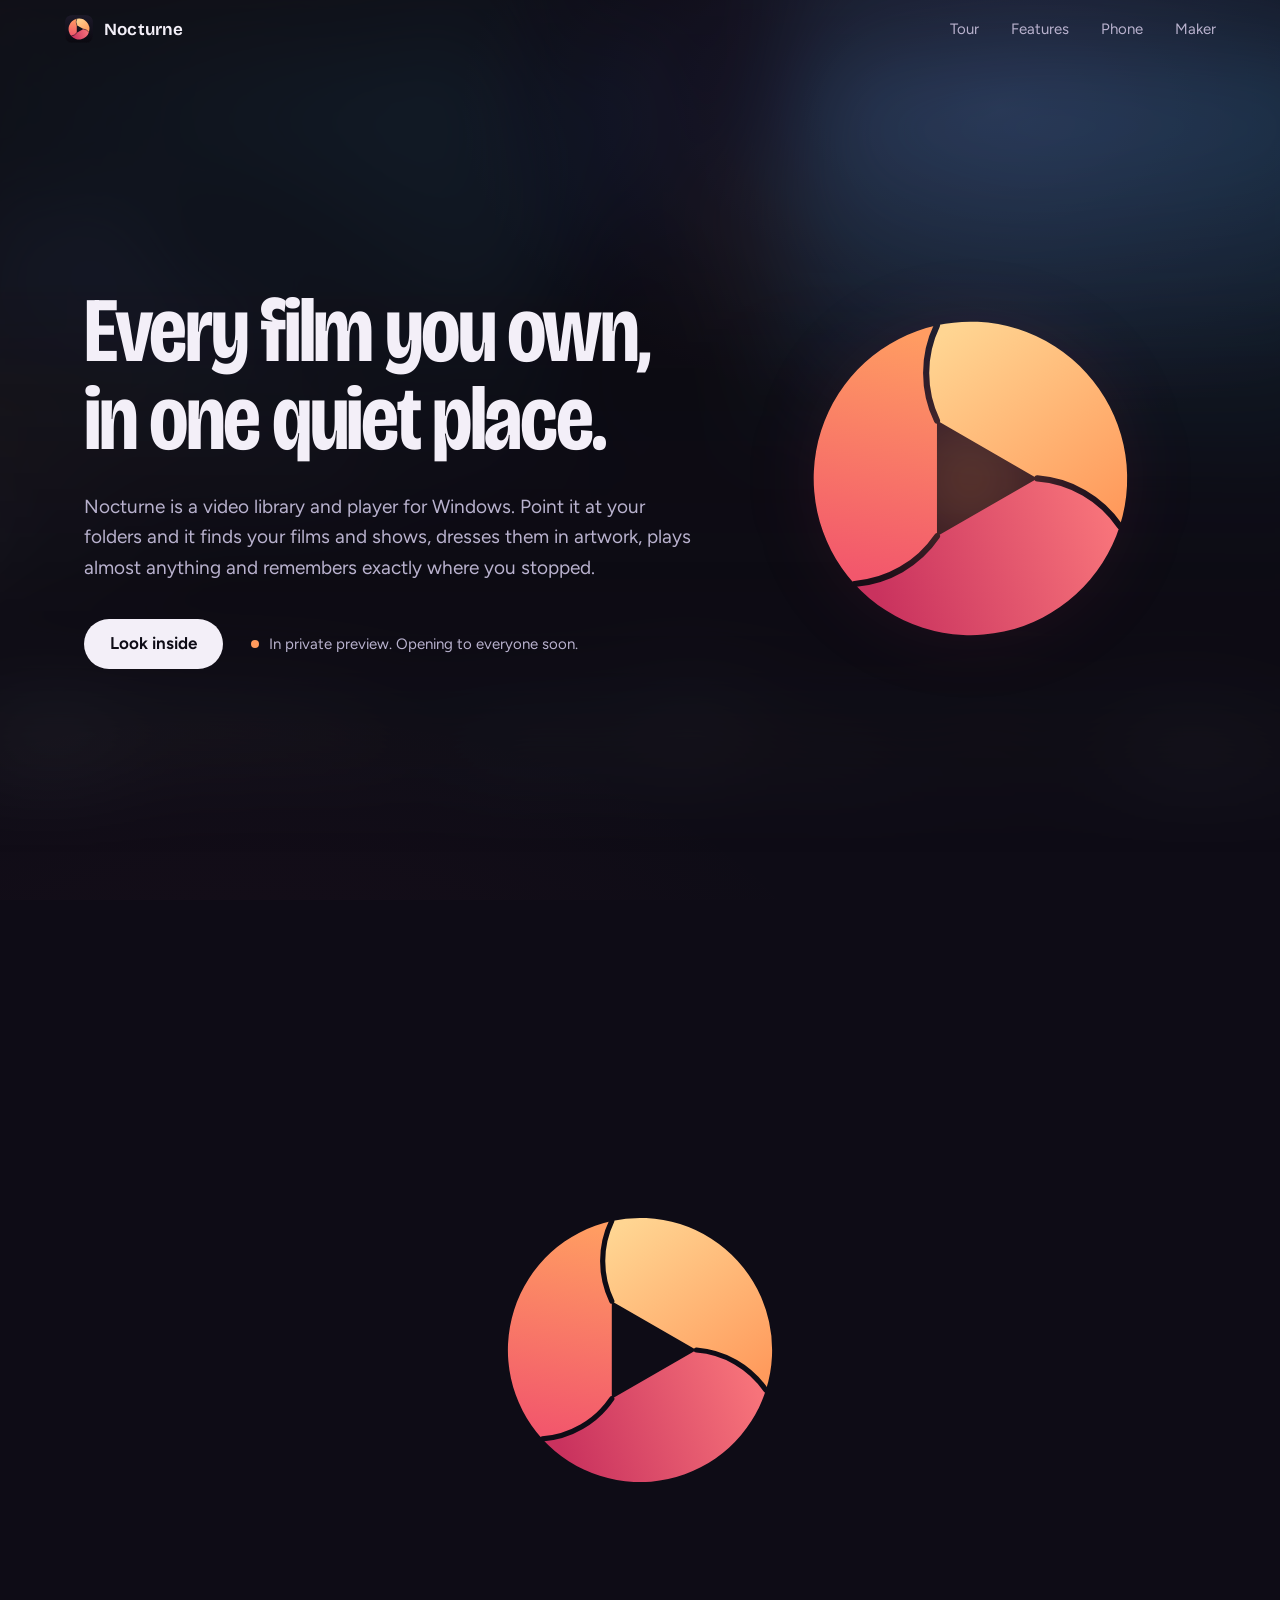
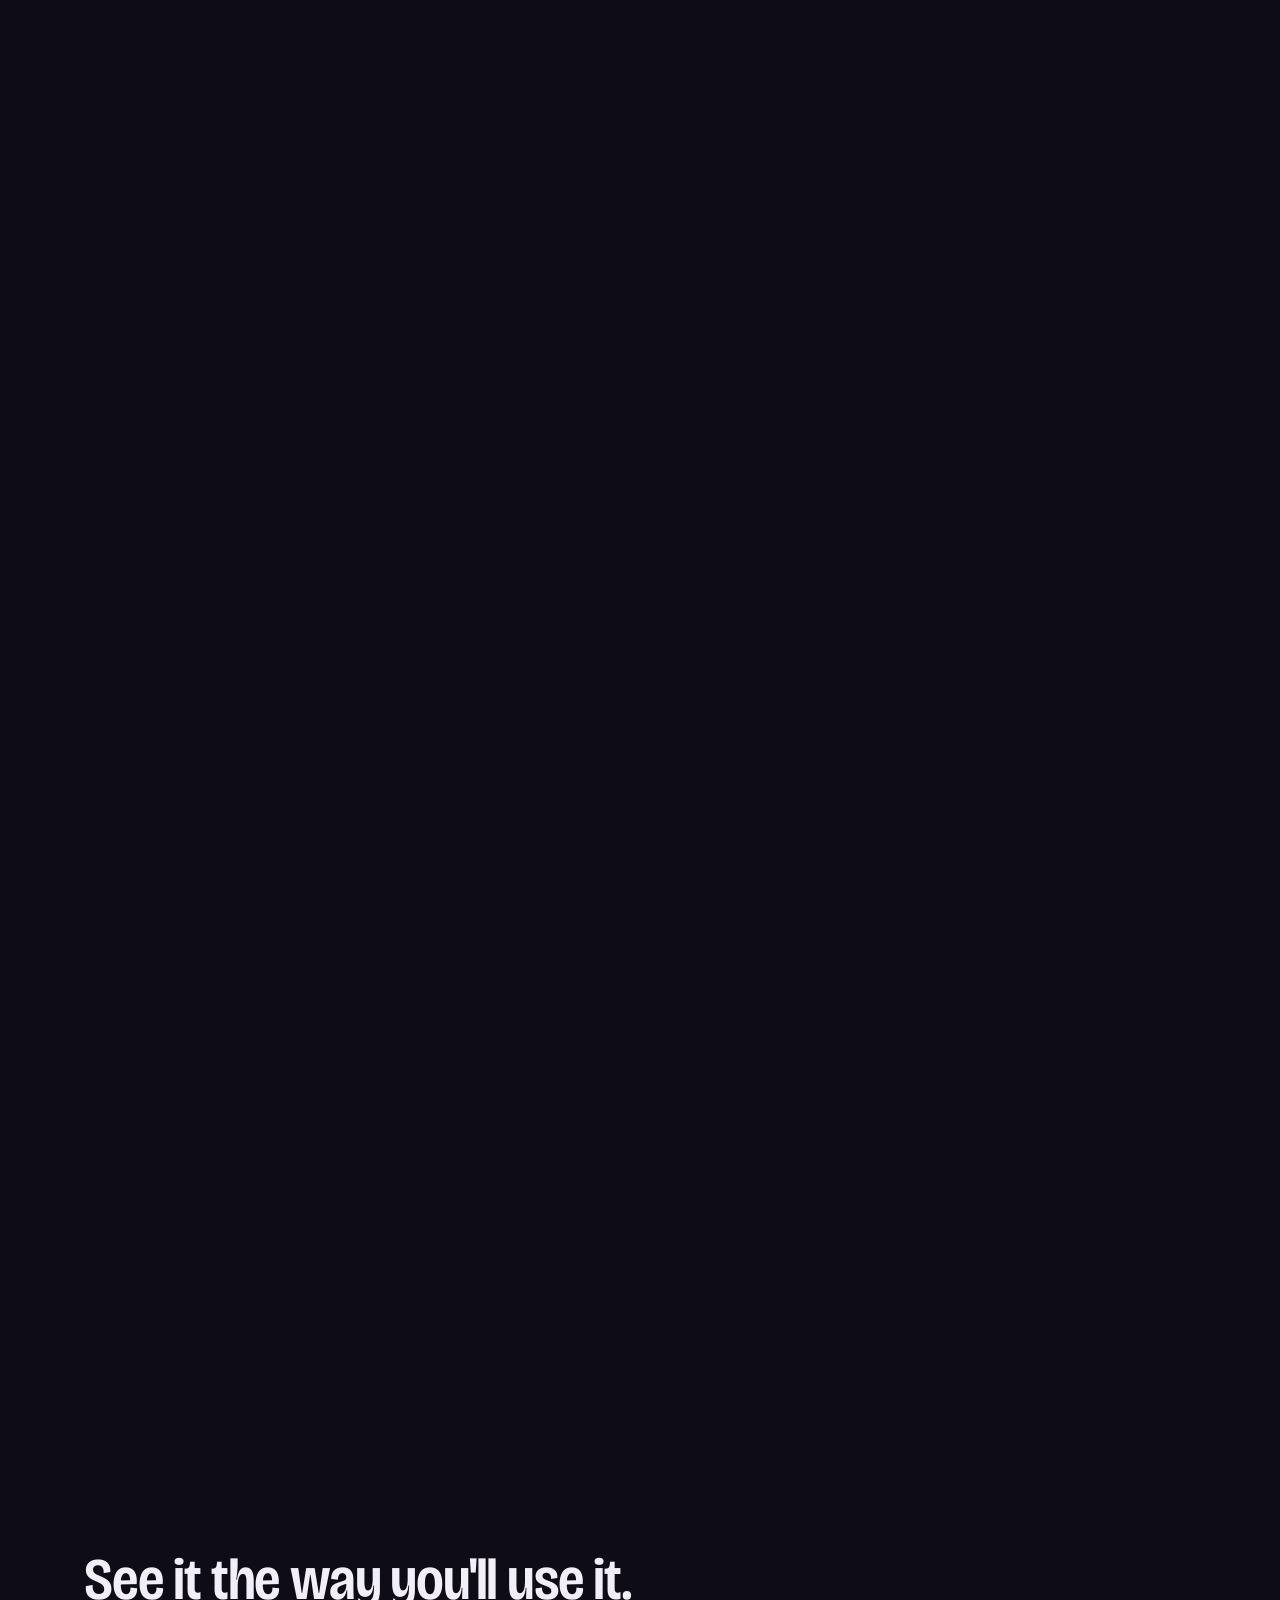
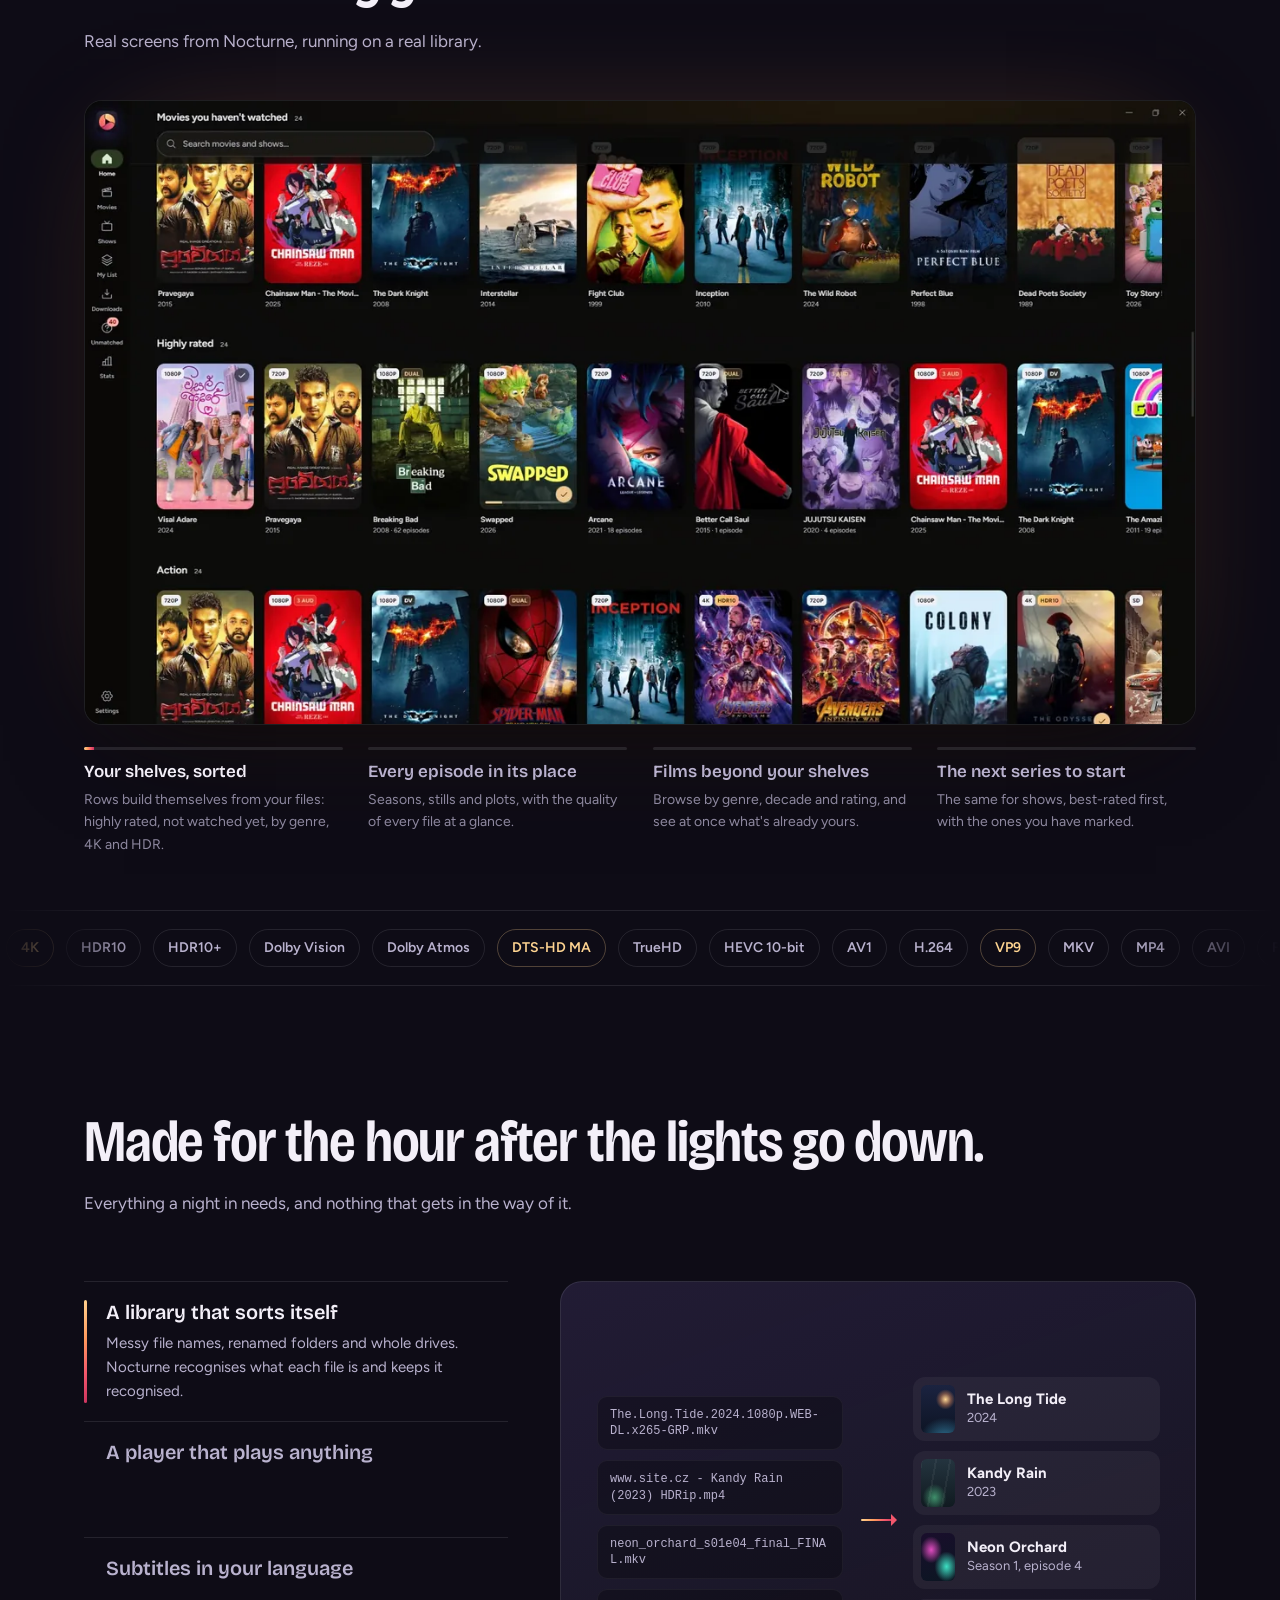
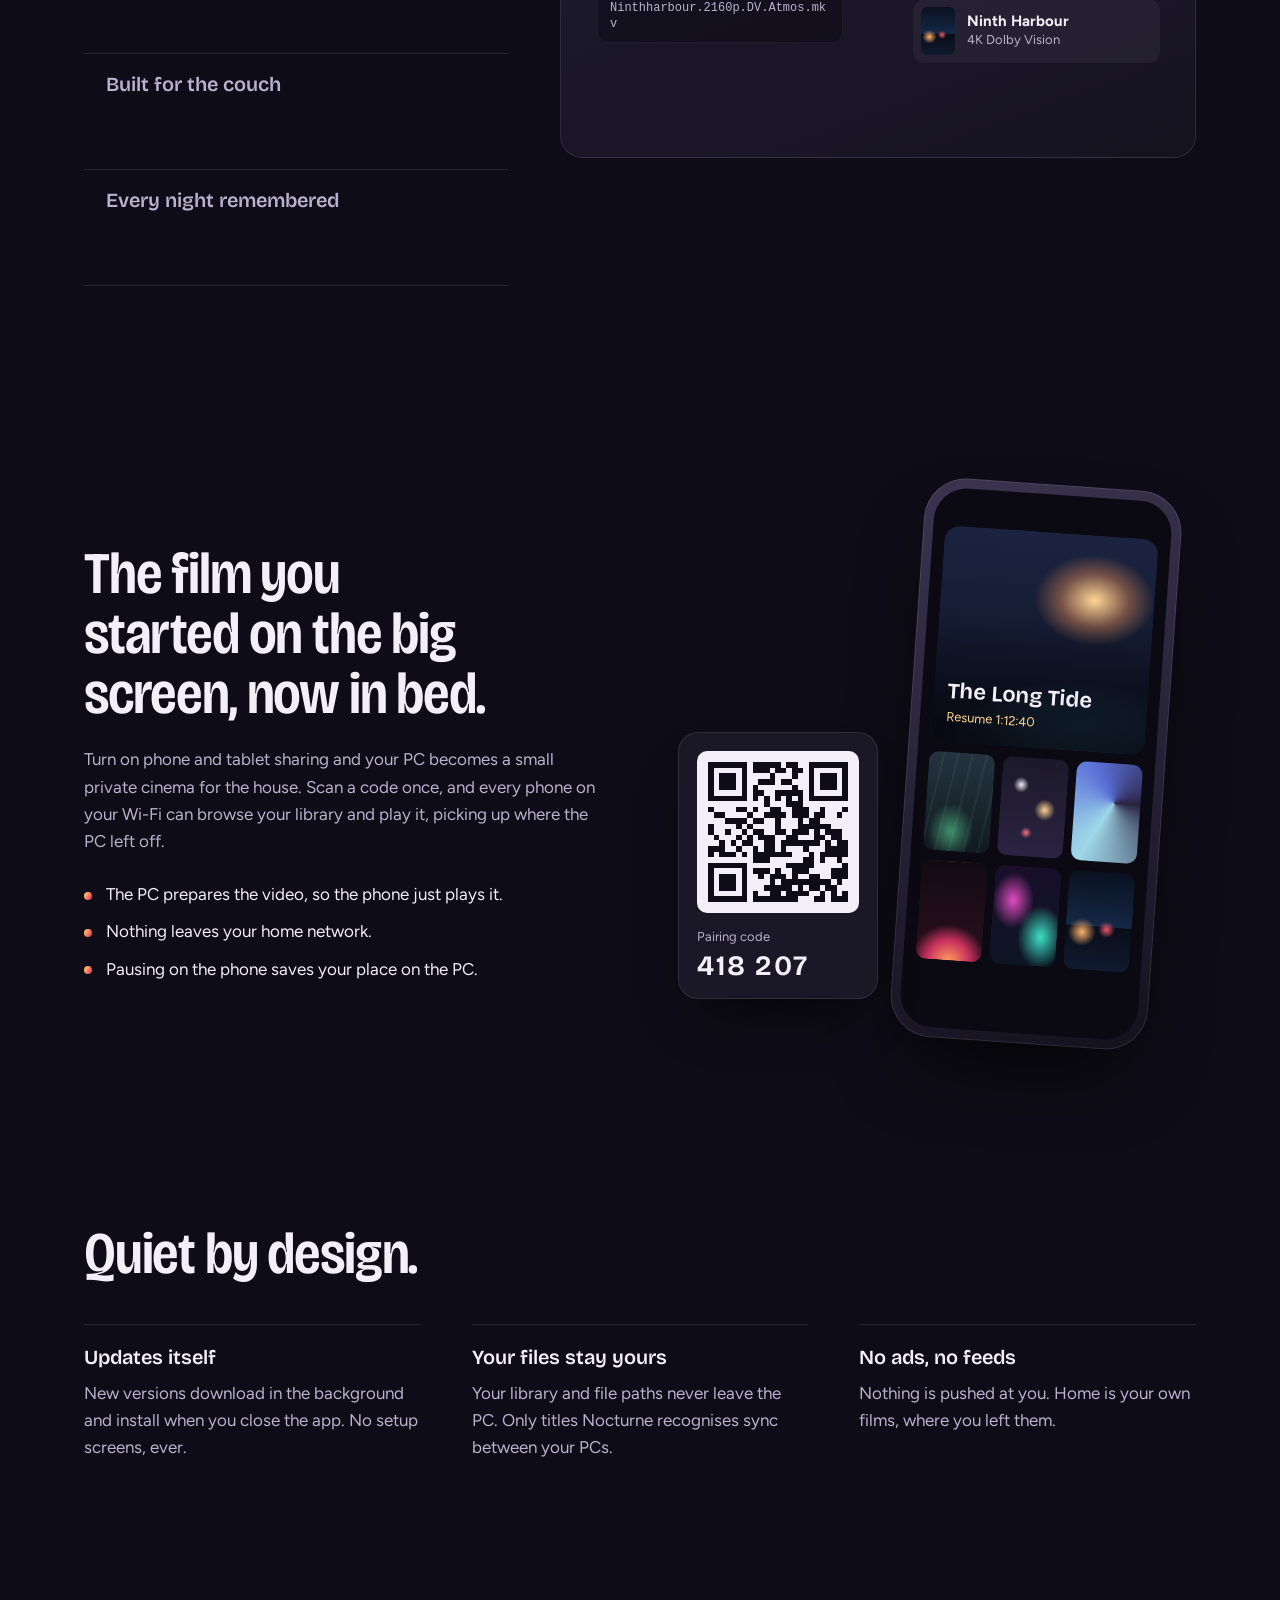
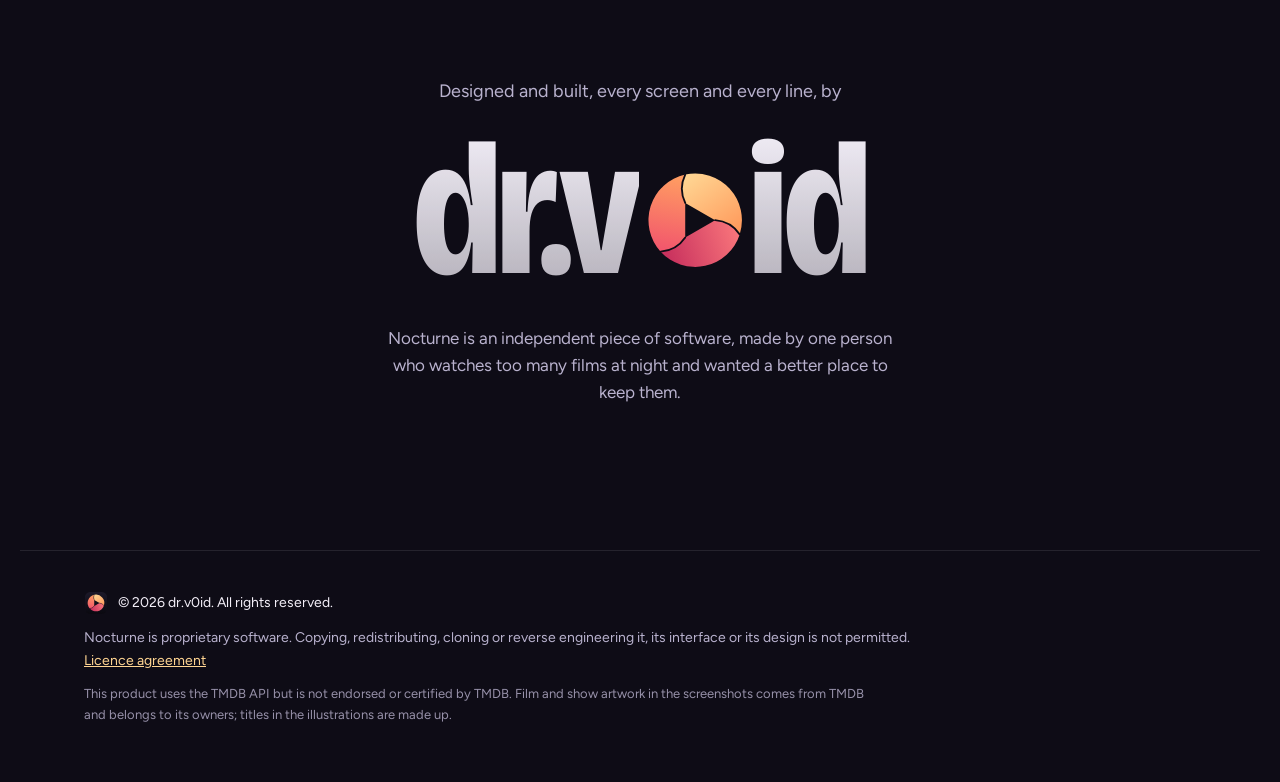
<file: index.html>
<!doctype html>
<html lang="en">
<head>
  <meta charset="utf-8">
  <meta name="viewport" content="width=device-width, initial-scale=1">
  <title>Nocturne — your films, in one quiet place</title>
  <meta name="description" content="Nocturne is a video library and player for Windows. It finds your films and shows, dresses them in artwork, plays almost anything and remembers where you stopped.">
  <meta name="theme-color" content="#0E0C16">
  <meta property="og:title" content="Nocturne">
  <meta property="og:description" content="A video library and player for Windows, made by dr.v0id.">
  <meta property="og:image" content="assets/icon-512.png">
  <link rel="icon" href="assets/icon.svg" type="image/svg+xml">
  <link rel="apple-touch-icon" href="assets/icon-192.png">
  <link rel="preconnect" href="https://fonts.googleapis.com">
  <link rel="preconnect" href="https://fonts.gstatic.com" crossorigin>
  <link href="https://fonts.googleapis.com/css2?family=Bricolage+Grotesque:opsz,wdth,wght@12..96,75..100,300..800&family=Figtree:ital,wght@0,400..700;1,400..700&display=swap" rel="stylesheet">
  <link rel="stylesheet" href="style.css">
</head>
<body>
  <div class="sky" aria-hidden="true"></div>

  <header class="nav">
    <a class="brand" href="#top" aria-label="Nocturne, back to top">
      <svg class="brand-mark" viewBox="0 0 1024 1024" aria-hidden="true"><use href="#iris-tile"/></svg>
      <span>Nocturne</span>
    </a>
    <nav aria-label="Sections">
      <a href="#look">Tour</a>
      <a href="#features">Features</a>
      <a href="#phone">Phone</a>
      <a href="#maker">Maker</a>
    </nav>
  </header>

  <main id="top">
    <!-- Hero -->
    <section class="hero">
      <div class="hero-ambient" aria-hidden="true"><img src="assets/shots/home-odyssey-1280.webp" alt="" decoding="async"></div>
      <div class="hero-copy">
        <h1 class="hero-title">Every film you own, in one quiet place.</h1>
        <p class="hero-lede">Nocturne is a video library and player for Windows. Point it at your folders and it finds your films and shows, dresses them in artwork, plays almost anything and remembers exactly where you stopped.</p>
        <div class="hero-actions">
          <a class="button" href="#inside">Look inside</a>
          <p class="hero-status"><span class="pulse" aria-hidden="true"></span>In private preview. Opening to everyone soon.</p>
        </div>
      </div>
      <div class="hero-iris" aria-hidden="true">
        <svg class="iris" viewBox="0 0 1024 1024">
          <use href="#iris-blades"/>
        </svg>
        <div class="iris-glow"></div>
      </div>
    </section>

    <!-- The iris opens onto the app -->
    <section class="reveal" id="inside" aria-label="The Nocturne window">
      <div class="reveal-stage">
        <svg class="reveal-iris" viewBox="0 0 1024 1024" aria-hidden="true"><use href="#iris-blades"/></svg>
        <div class="window" role="img" aria-label="Nocturne's Home: the film you were watching, ready to resume, and everything you left part way">
          <img class="shot is-on" src="assets/shots/home-swapped.webp" srcset="assets/shots/home-swapped-1280.webp 1280w, assets/shots/home-swapped.webp 1919w" sizes="(max-width: 900px) 100vw, 1180px" alt="" decoding="async" width="1919" height="1079">
          <img class="shot" src="assets/shots/home-odyssey.webp" srcset="assets/shots/home-odyssey-1280.webp 1280w, assets/shots/home-odyssey.webp 1919w" sizes="(max-width: 900px) 100vw, 1180px" alt="" loading="lazy" decoding="async" width="1919" height="1079">
        </div>
      </div>
      <p class="reveal-caption">Your library, ready when you are.</p>
    </section>

    <!-- A closer look: real screens, one after another -->
    <section class="look" id="look" aria-label="A closer look">
      <div class="section-head">
        <h2>See it the way you'll use it.</h2>
        <p>Real screens from Nocturne, running on a real library.</p>
      </div>
      <div class="look-stage">
        <div class="look-frame">
          <img class="look-shot is-on" src="assets/shots/home-rows.webp" srcset="assets/shots/home-rows-1280.webp 1280w, assets/shots/home-rows.webp 1919w" sizes="(max-width: 900px) 100vw, 1180px" alt="Home: rows of films and shows from the library, highly rated, not watched yet and by genre" loading="lazy" decoding="async" width="1919" height="1079">
          <img class="look-shot" src="assets/shots/show-page.webp" srcset="assets/shots/show-page-1280.webp 1280w, assets/shots/show-page.webp 1919w" sizes="(max-width: 900px) 100vw, 1180px" alt="A show's page: its season with every episode, stills, plot and the quality of each file" loading="lazy" decoding="async" width="1919" height="1079">
          <img class="look-shot" src="assets/shots/movies.webp" srcset="assets/shots/movies-1280.webp 1280w, assets/shots/movies.webp 1919w" sizes="(max-width: 900px) 100vw, 1180px" alt="Browsing films: a grid of posters with ratings, the ones already in the library marked" loading="lazy" decoding="async" width="1919" height="1079">
          <img class="look-shot" src="assets/shots/shows.webp" srcset="assets/shots/shows-1280.webp 1280w, assets/shots/shows.webp 1919w" sizes="(max-width: 900px) 100vw, 1180px" alt="Browsing shows: the best-rated series filtered by rating, with library titles marked" loading="lazy" decoding="async" width="1919" height="1079">
        </div>
        <div class="look-tabs" role="tablist" aria-label="Screens">
          <button role="tab" aria-selected="true" data-i="0"><strong>Your shelves, sorted</strong><span>Rows build themselves from your files: highly rated, not watched yet, by genre, 4K and HDR.</span><i class="look-bar"><i></i></i></button>
          <button role="tab" aria-selected="false" data-i="1" tabindex="-1"><strong>Every episode in its place</strong><span>Seasons, stills and plots, with the quality of every file at a glance.</span><i class="look-bar"><i></i></i></button>
          <button role="tab" aria-selected="false" data-i="2" tabindex="-1"><strong>Films beyond your shelves</strong><span>Browse by genre, decade and rating, and see at once what's already yours.</span><i class="look-bar"><i></i></i></button>
          <button role="tab" aria-selected="false" data-i="3" tabindex="-1"><strong>The next series to start</strong><span>The same for shows, best-rated first, with the ones you have marked.</span><i class="look-bar"><i></i></i></button>
        </div>
      </div>
    </section>

    <!-- What it plays -->
    <section class="formats" aria-label="Formats Nocturne plays">
      <div class="formats-track">
        <ul>
          <li>4K</li><li>HDR10</li><li>HDR10+</li><li>Dolby Vision</li><li>Dolby Atmos</li><li>DTS-HD MA</li><li>TrueHD</li><li>HEVC 10-bit</li><li>AV1</li><li>H.264</li><li>VP9</li><li>MKV</li><li>MP4</li><li>AVI</li><li>FLAC</li><li>AAC 5.1</li><li>SRT</li><li>ASS</li><li>PGS</li><li>Multi-audio</li>
        </ul>
        <ul aria-hidden="true">
          <li>4K</li><li>HDR10</li><li>HDR10+</li><li>Dolby Vision</li><li>Dolby Atmos</li><li>DTS-HD MA</li><li>TrueHD</li><li>HEVC 10-bit</li><li>AV1</li><li>H.264</li><li>VP9</li><li>MKV</li><li>MP4</li><li>AVI</li><li>FLAC</li><li>AAC 5.1</li><li>SRT</li><li>ASS</li><li>PGS</li><li>Multi-audio</li>
        </ul>
      </div>
    </section>

    <!-- Features -->
    <section class="features" id="features">
      <div class="section-head">
        <h2>Made for the hour after the lights go down.</h2>
        <p>Everything a night in needs, and nothing that gets in the way of it.</p>
      </div>

      <div class="tour">
        <div class="tour-list" role="tablist" aria-label="Features" aria-orientation="vertical">
          <button role="tab" id="t-library" aria-controls="p-library" aria-selected="true">
            <strong>A library that sorts itself</strong>
            <span>Messy file names, renamed folders and whole drives. Nocturne recognises what each file is and keeps it recognised.</span>
          </button>
          <button role="tab" id="t-player" aria-controls="p-player" aria-selected="false" tabindex="-1">
            <strong>A player that plays anything</strong>
            <span>4K, HDR, Dolby Vision and Atmos, with hardware decoding and thumbnails on the seek bar.</span>
          </button>
          <button role="tab" id="t-subs" aria-controls="p-subs" aria-selected="false" tabindex="-1">
            <strong>Subtitles in your language</strong>
            <span>Found next to the video or online, and translated into Sinhala or any other language for free.</span>
          </button>
          <button role="tab" id="t-couch" aria-controls="p-couch" aria-selected="false" tabindex="-1">
            <strong>Built for the couch</strong>
            <span>Arrow keys and game controllers move around everything. An opening title card, a pause screen, a proper ending.</span>
          </button>
          <button role="tab" id="t-stats" aria-controls="p-stats" aria-selected="false" tabindex="-1">
            <strong>Every night remembered</strong>
            <span>A watch history of every evening: what, when and for how long. Stats add it up, on every PC you sign in on.</span>
          </button>
        </div>

        <div class="tour-stage">
          <!-- Library -->
          <div class="panel" role="tabpanel" id="p-library" aria-labelledby="t-library">
            <div class="match">
              <div class="match-files" aria-label="File names on disk">
                <code>The.Long.Tide.2024.1080p.WEB-DL.x265-GRP.mkv</code>
                <code>www.site.cz - Kandy Rain (2023) HDRip.mp4</code>
                <code>neon_orchard_s01e04_final_FINAL.mkv</code>
                <code>Ninthharbour.2160p.DV.Atmos.mkv</code>
              </div>
              <div class="match-arrow" aria-hidden="true"></div>
              <div class="match-cards" aria-label="What Nocturne shows">
                <div class="mcard"><i class="art art-tide"></i><span><b>The Long Tide</b>2024</span></div>
                <div class="mcard"><i class="art art-rain"></i><span><b>Kandy Rain</b>2023</span></div>
                <div class="mcard"><i class="art art-orchard"></i><span><b>Neon Orchard</b>Season 1, episode 4</span></div>
                <div class="mcard"><i class="art art-harbour"></i><span><b>Ninth Harbour</b>4K Dolby Vision</span></div>
              </div>
            </div>
          </div>
          <!-- Player -->
          <div class="panel" role="tabpanel" id="p-player" aria-labelledby="t-player" hidden>
            <div class="screen art art-tide">
              <div class="badges"><span>4K</span><span>Dolby Vision</span><span>Atmos</span></div>
              <div class="hud">
                <div class="seek">
                  <div class="seek-thumb art art-tide"><span>58:12</span></div>
                  <div class="seek-track"><i class="seek-fill"></i><i class="ch" style="left:18%"></i><i class="ch" style="left:41%"></i><i class="ch" style="left:63%"></i><i class="ch" style="left:82%"></i></div>
                </div>
                <div class="hud-row"><span>The Long Tide</span><span>58:12 / 1:54:30</span></div>
              </div>
            </div>
          </div>
          <!-- Subtitles -->
          <div class="panel" role="tabpanel" id="p-subs" aria-labelledby="t-subs" hidden>
            <div class="screen art art-rain">
              <div class="sub-lines">
                <span class="sub-en">Are you coming home tonight?</span>
                <span class="sub-si" lang="si">ඔයා අද රෑ ගෙදර එනවද?</span>
              </div>
              <div class="sub-chip">Translated into Sinhala, timing kept to the frame</div>
            </div>
          </div>
          <!-- Couch -->
          <div class="panel" role="tabpanel" id="p-couch" aria-labelledby="t-couch" hidden>
            <div class="screen art art-ember couch">
              <div class="title-card">
                <span>Tonight</span>
                <strong>Ember Line</strong>
              </div>
              <div class="pad" aria-hidden="true">
                <span class="pad-cross"><i></i><i></i><i></i><i></i></span>
                <span class="pad-btns"><i></i><i></i><i></i><i></i></span>
              </div>
            </div>
          </div>
          <!-- Stats -->
          <div class="panel" role="tabpanel" id="p-stats" aria-labelledby="t-stats" hidden>
            <div class="history">
              <div class="history-shot"><img class="" src="assets/shots/stats.webp" srcset="assets/shots/stats-1280.webp 1280w, assets/shots/stats.webp 1919w" sizes="(max-width: 900px) 100vw, 640px" alt="Nocturne's Stats: watch time today, this week and this month, a 30-day chart and when you usually watch" loading="lazy" decoding="async" width="1919" height="1079"></div>
              <div class="history-day">Tonight</div>
              <div class="history-row"><i class="art art-tide"></i><span><b>The Long Tide</b>9:10 PM – 11:14 PM</span><em data-done>Finished</em></div>
              <div class="history-row"><i class="art art-orchard"></i><span><b>Neon Orchard</b>S1 E4 · 8:12 PM – 8:55 PM</span><em>43 min</em></div>
            </div>
          </div>
        </div>
      </div>
    </section>

    <!-- Phone -->
    <section class="phone" id="phone">
      <div class="phone-copy">
        <h2>The film you started on the big screen, now in bed.</h2>
        <p>Turn on phone and tablet sharing and your PC becomes a small private cinema for the house. Scan a code once, and every phone on your Wi-Fi can browse your library and play it, picking up where the PC left off.</p>
        <ul class="plain">
          <li>The PC prepares the video, so the phone just plays it.</li>
          <li>Nothing leaves your home network.</li>
          <li>Pausing on the phone saves your place on the PC.</li>
        </ul>
      </div>
      <div class="phone-art" aria-hidden="true">
        <div class="pair">
          <div class="qr"></div>
          <span>Pairing code</span>
          <b>418 207</b>
        </div>
        <div class="handset">
          <div class="handset-screen">
            <div class="hs-hero art art-tide"><b>The Long Tide</b><em>Resume 1:12:40</em></div>
            <div class="hs-row"><i class="art art-rain"></i><i class="art art-moons"></i><i class="art art-glass"></i></div>
            <div class="hs-row"><i class="art art-ember"></i><i class="art art-orchard"></i><i class="art art-harbour"></i></div>
          </div>
        </div>
      </div>
    </section>

    <!-- Quiet promises -->
    <section class="quiet">
      <h2>Quiet by design.</h2>
      <dl class="promises">
        <div><dt>Updates itself</dt><dd>New versions download in the background and install when you close the app. No setup screens, ever.</dd></div>
        <div><dt>Your files stay yours</dt><dd>Your library and file paths never leave the PC. Only titles Nocturne recognises sync between your PCs.</dd></div>
        <div><dt>No ads, no feeds</dt><dd>Nothing is pushed at you. Home is your own films, where you left them.</dd></div>
      </dl>
    </section>

    <!-- Maker -->
    <section class="maker" id="maker">
      <p class="maker-lead">Designed and built, every screen and every line, by</p>
      <h2 class="maker-name" aria-label="dr.v0id">
        <span aria-hidden="true">dr.v</span><svg class="maker-o" viewBox="0 0 1024 1024" aria-hidden="true"><use href="#iris-blades"/></svg><span aria-hidden="true">id</span>
      </h2>
      <p class="maker-note">Nocturne is an independent piece of software, made by one person who watches too many films at night and wanted a better place to keep them.</p>
    </section>
  </main>

  <footer class="foot">
    <div class="foot-brand">
      <svg class="brand-mark" viewBox="0 0 1024 1024" aria-hidden="true"><use href="#iris-tile"/></svg>
      <span>© 2026 dr.v0id. All rights reserved.</span>
    </div>
    <p>Nocturne is proprietary software. Copying, redistributing, cloning or reverse engineering it, its interface or its design is not permitted. <a href="licence.html">Licence agreement</a></p>
    <p class="foot-small">This product uses the TMDB API but is not endorsed or certified by TMDB. Film and show artwork in the screenshots comes from TMDB and belongs to its owners; titles in the illustrations are made up.</p>
  </footer>

  <!-- The mark, drawn once -->
  <svg width="0" height="0" style="position:absolute" aria-hidden="true">
    <defs>
      <linearGradient id="g-tile" x1="0" y1="0" x2="0" y2="1"><stop offset="0" stop-color="#1C1929"/><stop offset="1" stop-color="#0A0910"/></linearGradient>
      <linearGradient id="g-b0" gradientUnits="userSpaceOnUse" x1="400" y1="190" x2="300" y2="740"><stop offset="0" stop-color="#FF9C62"/><stop offset="1" stop-color="#F2576C"/></linearGradient>
      <linearGradient id="g-b1" gradientUnits="userSpaceOnUse" x1="470" y1="170" x2="800" y2="620"><stop offset="0" stop-color="#FFD592"/><stop offset="1" stop-color="#FF9A5C"/></linearGradient>
      <linearGradient id="g-b2" gradientUnits="userSpaceOnUse" x1="820" y1="600" x2="300" y2="780"><stop offset="0" stop-color="#F7737A"/><stop offset="1" stop-color="#C9325E"/></linearGradient>
      <mask id="m-cuts" maskUnits="userSpaceOnUse" x="0" y="0" width="1024" height="1024"><rect width="1024" height="1024" fill="#fff"/><g stroke="#000" stroke-width="14" stroke-linecap="round" fill="none"><path d="M436.0 643.6 A250 250 0 0 1 248.8 751.7"/><path d="M436.0 380.4 A250 250 0 0 1 436.0 164.2"/><path d="M664.0 512.0 A250 250 0 0 1 851.2 620.1"/></g></mask>
      <g id="iris-blades">
        <g mask="url(#m-cuts)">
          <path class="blade b1" d="M436.0 380.4 A250 250 0 0 1 436.0 164.2 A356 356 0 0 1 851.2 620.1 A250 250 0 0 0 664.0 512.0 Z" fill="url(#g-b1)"/>
          <path class="blade b0" d="M436.0 643.6 A250 250 0 0 1 248.8 751.7 A356 356 0 0 1 436.0 164.2 A250 250 0 0 0 436.0 380.4 Z" fill="url(#g-b0)"/>
          <path class="blade b2" d="M664.0 512.0 A250 250 0 0 1 851.2 620.1 A356 356 0 0 1 248.8 751.7 A250 250 0 0 0 436.0 643.6 Z" fill="url(#g-b2)"/>
        </g>
      </g>
      <g id="iris-tile">
        <rect x="40" y="40" width="944" height="944" rx="224" fill="url(#g-tile)"/>
        <rect x="42" y="42" width="940" height="940" rx="222" fill="none" stroke="#fff" stroke-opacity=".08" stroke-width="6"/>
        <use href="#iris-blades"/>
      </g>
    </defs>
  </svg>

  <script src="site.js" defer></script>
</body>
</html>
</file>
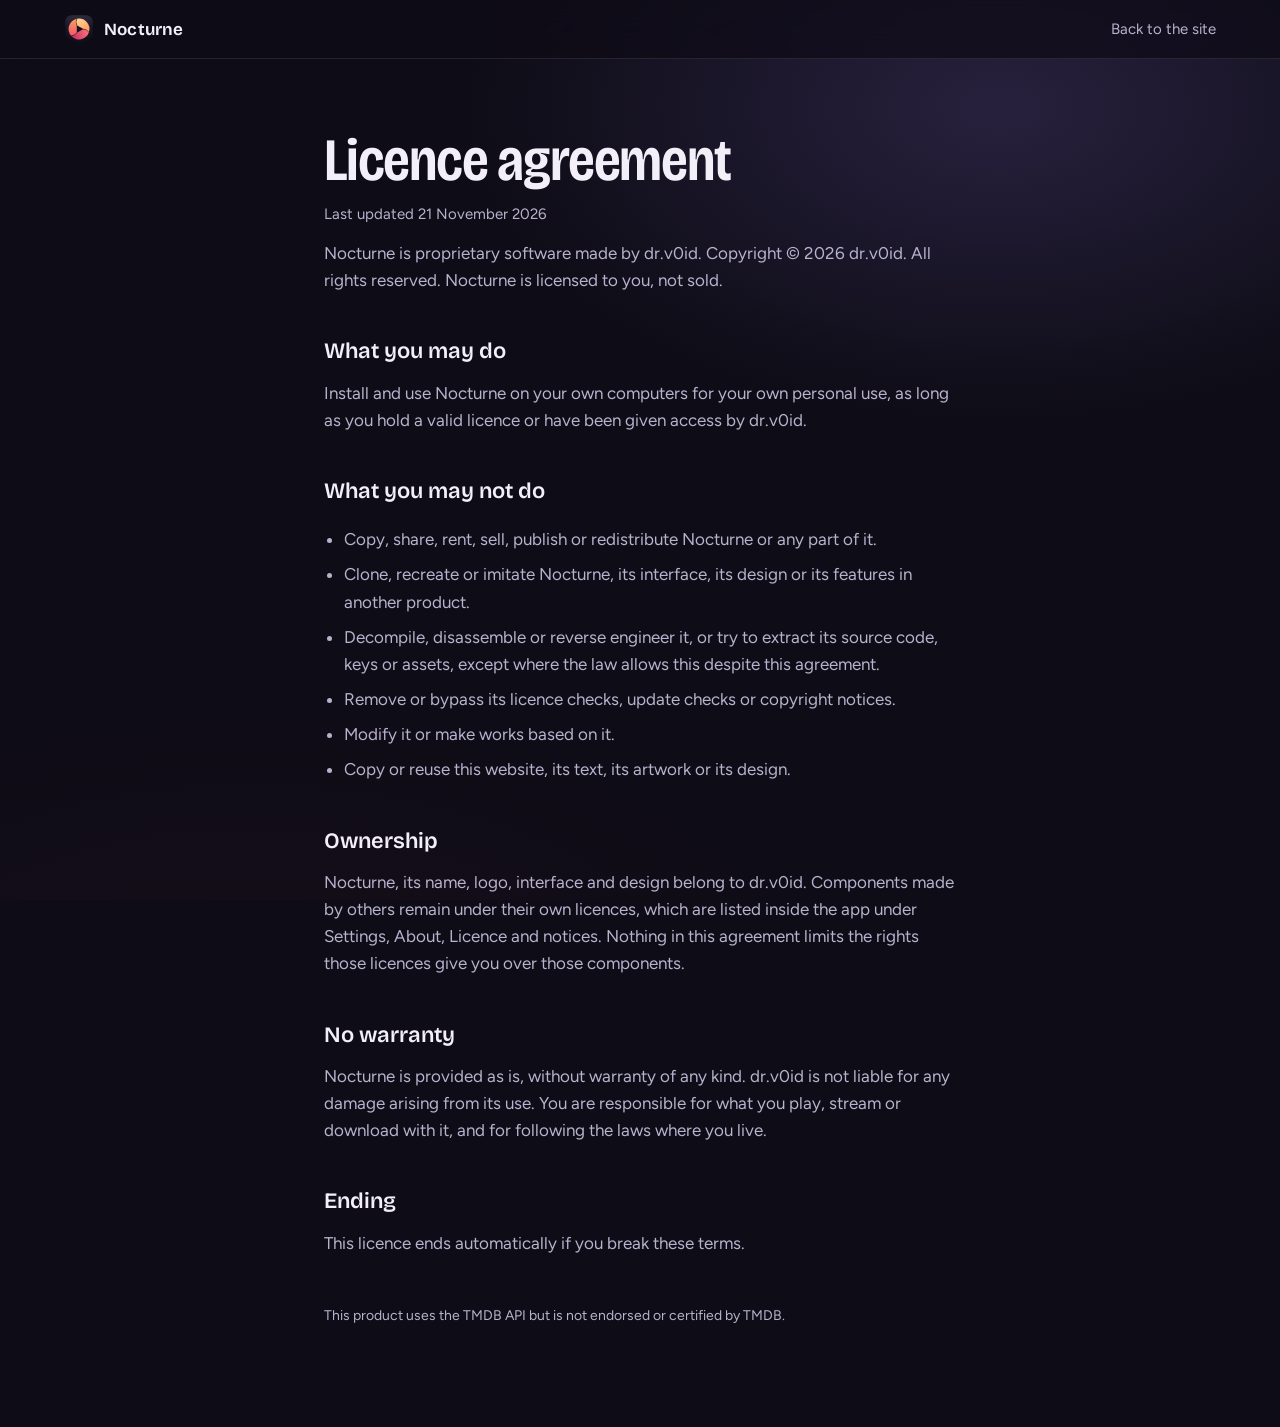
<file: licence.html>
<!doctype html>
<html lang="en">
<head>
  <meta charset="utf-8">
  <meta name="viewport" content="width=device-width, initial-scale=1">
  <title>Nocturne licence agreement</title>
  <meta name="theme-color" content="#0E0C16">
  <link rel="icon" href="assets/icon.svg" type="image/svg+xml">
  <link rel="preconnect" href="https://fonts.googleapis.com">
  <link rel="preconnect" href="https://fonts.gstatic.com" crossorigin>
  <link href="https://fonts.googleapis.com/css2?family=Bricolage+Grotesque:opsz,wdth,wght@12..96,75..100,300..800&family=Figtree:wght@400..700&display=swap" rel="stylesheet">
  <link rel="stylesheet" href="style.css">
</head>
<body class="legal">
  <div class="sky" aria-hidden="true"></div>
  <header class="nav" data-solid="true">
    <a class="brand" href="./"><img class="brand-mark" src="assets/icon.svg" alt=""><span>Nocturne</span></a>
    <nav aria-label="Sections"><a href="./">Back to the site</a></nav>
  </header>
  <main class="legal-body">
    <h1>Licence agreement</h1>
    <p class="legal-date">Last updated 21 November 2026</p>

    <p>Nocturne is proprietary software made by dr.v0id. Copyright © 2026 dr.v0id. All rights reserved. Nocturne is licensed to you, not sold.</p>

    <h2>What you may do</h2>
    <p>Install and use Nocturne on your own computers for your own personal use, as long as you hold a valid licence or have been given access by dr.v0id.</p>

    <h2>What you may not do</h2>
    <ul>
      <li>Copy, share, rent, sell, publish or redistribute Nocturne or any part of it.</li>
      <li>Clone, recreate or imitate Nocturne, its interface, its design or its features in another product.</li>
      <li>Decompile, disassemble or reverse engineer it, or try to extract its source code, keys or assets, except where the law allows this despite this agreement.</li>
      <li>Remove or bypass its licence checks, update checks or copyright notices.</li>
      <li>Modify it or make works based on it.</li>
      <li>Copy or reuse this website, its text, its artwork or its design.</li>
    </ul>

    <h2>Ownership</h2>
    <p>Nocturne, its name, logo, interface and design belong to dr.v0id. Components made by others remain under their own licences, which are listed inside the app under Settings, About, Licence and notices. Nothing in this agreement limits the rights those licences give you over those components.</p>

    <h2>No warranty</h2>
    <p>Nocturne is provided as is, without warranty of any kind. dr.v0id is not liable for any damage arising from its use. You are responsible for what you play, stream or download with it, and for following the laws where you live.</p>

    <h2>Ending</h2>
    <p>This licence ends automatically if you break these terms.</p>

    <p class="legal-foot">This product uses the TMDB API but is not endorsed or certified by TMDB.</p>
  </main>
</body>
</html>
</file>
<file: style.css>
/* Nocturne website. One bold thing: the iris. Everything else stays quiet. */

:root {
  --night: #0E0C16;
  --dusk: #1C1929;
  --haze: #2A2342;
  --mist: #B9B2CE;
  --paper: #F3EFF8;
  --peach: #FFD592;
  --ember: #FF9A5C;
  --coral: #F2576C;
  --rose: #C9325E;
  --line: rgba(243, 239, 248, 0.1);
  --iris: linear-gradient(120deg, var(--peach), var(--ember) 38%, var(--coral) 70%, var(--rose));
  --display: "Bricolage Grotesque", "Figtree", system-ui, sans-serif;
  --text: "Figtree", system-ui, sans-serif;
  --gutter: clamp(16px, 5vw, 72px);
  --max: 1240px;
  --ease: cubic-bezier(0.2, 0, 0, 1);
  --spring: cubic-bezier(0.34, 1.56, 0.64, 1);
  color-scheme: dark;
}

* { box-sizing: border-box; }
html { scroll-behavior: smooth; -webkit-text-size-adjust: 100%; }
body {
  margin: 0;
  background: var(--night);
  color: var(--paper);
  font: 400 1.0625rem/1.6 var(--text);
  overflow-x: hidden;
  -webkit-font-smoothing: antialiased;
}
img, svg { display: block; }
a { color: inherit; }
:focus-visible { outline: 2px solid var(--peach); outline-offset: 3px; border-radius: 6px; }
h1, h2, h3 { font-family: var(--display); font-weight: 600; margin: 0; text-wrap: balance; }
p { margin: 0; text-wrap: pretty; }

/* The sky: deep night at the top, warming towards dawn as the page is read. */
.sky {
  position: fixed;
  inset: 0;
  z-index: -1;
  background:
    radial-gradient(60vw 50vh at 78% 12%, rgba(42, 35, 66, 0.9), transparent 70%),
    radial-gradient(70vw 60vh at 20% calc(120% - var(--dawn, 0) * 40%), rgba(201, 50, 94, calc(0.05 + var(--dawn, 0) * 0.26)), transparent 70%),
    radial-gradient(50vw 40vh at 85% calc(110% - var(--dawn, 0) * 30%), rgba(255, 154, 92, calc(var(--dawn, 0) * 0.16)), transparent 70%),
    var(--night);
}

/* Navigation */
.nav {
  position: fixed;
  inset: 0 0 auto;
  z-index: 10;
  display: flex;
  align-items: center;
  justify-content: space-between;
  gap: 16px;
  padding: 14px var(--gutter);
  transition: background 0.3s var(--ease), border-color 0.3s var(--ease);
  border-bottom: 1px solid transparent;
}
.nav[data-solid="true"] {
  background: rgba(14, 12, 22, 0.72);
  backdrop-filter: blur(18px) saturate(1.4);
  -webkit-backdrop-filter: blur(18px) saturate(1.4);
  border-color: var(--line);
}
.brand { display: flex; align-items: center; gap: 10px; text-decoration: none; font: 650 1.0625rem/1 var(--display); letter-spacing: 0.01em; }
.brand-mark { width: 30px; height: 30px; flex: none; }
.nav nav { display: flex; gap: clamp(14px, 2.6vw, 32px); }
.nav nav a { text-decoration: none; color: var(--mist); font-size: 0.9375rem; transition: color 0.15s; }
.nav nav a:hover { color: var(--paper); }

/* Hero */
.hero {
  min-height: 100svh;
  max-width: var(--max);
  margin: 0 auto;
  padding: 120px var(--gutter) 64px;
  display: grid;
  grid-template-columns: minmax(0, 1.15fr) minmax(0, 0.85fr);
  align-items: center;
  gap: clamp(24px, 4vw, 64px);
}
.hero-title {
  font-size: clamp(2.75rem, 7.2vw, 6.25rem);
  line-height: 0.96;
  font-weight: 650;
  font-variation-settings: "wdth" 82, "opsz" 96;
  letter-spacing: -0.025em;
}
.hero-lede { margin-top: 28px; max-width: 34em; color: var(--mist); font-size: clamp(1.0625rem, 1.5vw, 1.1875rem); }
.hero-actions { margin-top: 36px; display: flex; flex-wrap: wrap; align-items: center; gap: 18px 28px; }
.button {
  display: inline-flex;
  align-items: center;
  height: 50px;
  padding: 0 26px;
  border-radius: 999px;
  background: var(--paper);
  color: var(--night);
  text-decoration: none;
  font-weight: 650;
  transition: transform 0.25s var(--spring), box-shadow 0.25s var(--ease);
}
.button:hover { transform: translateY(-2px); box-shadow: 0 10px 34px -10px rgba(255, 154, 92, 0.6); }
.hero-status { display: flex; align-items: center; gap: 10px; color: var(--mist); font-size: 0.9375rem; }
.pulse { width: 8px; height: 8px; border-radius: 50%; background: var(--ember); box-shadow: 0 0 0 0 rgba(255, 154, 92, 0.6); animation: pulse 2.4s infinite; }
@keyframes pulse { 70% { box-shadow: 0 0 0 10px rgba(255, 154, 92, 0); } 100% { box-shadow: 0 0 0 0 rgba(255, 154, 92, 0); } }

.hero-iris { position: relative; aspect-ratio: 1; width: min(100%, 520px); justify-self: end; }
.iris { position: relative; z-index: 1; width: 100%; height: 100%; overflow: visible; transform: rotate(var(--tilt, 0deg)); transition: transform 0.6s var(--ease); }
.iris-glow {
  position: absolute;
  inset: 14%;
  border-radius: 50%;
  background: radial-gradient(circle, rgba(255, 154, 92, 0.42), rgba(201, 50, 94, 0.18) 45%, transparent 70%);
  filter: blur(40px);
}
/* The opening: blades swing in from apart and settle, once, on load. */
.iris .blade { transform-origin: 512px 512px; transform-box: view-box; }
.hero-iris.ready .iris .blade { animation: settle 1.6s var(--ease) both; }
.hero-iris.ready .iris .b0 { animation-delay: 0.08s; }
.hero-iris.ready .iris .b2 { animation-delay: 0.16s; }
@keyframes settle {
  from { transform: rotate(-70deg) scale(0.6); opacity: 0; }
  60% { opacity: 1; }
  to { transform: none; opacity: 1; }
}
.hero-iris.ready .iris-glow { animation: glow 2.2s var(--ease) both 0.3s; }
@keyframes glow { from { opacity: 0; transform: scale(0.6); } to { opacity: 1; transform: none; } }

/* Reveal: scrolling opens the iris onto the app window. */
.reveal { position: relative; height: 240vh; }
.reveal-stage {
  position: sticky;
  top: 0;
  height: 100svh;
  display: grid;
  place-items: center;
  overflow: hidden;
  padding: 72px var(--gutter) 24px;
}
.reveal-iris {
  position: absolute;
  width: min(46vmin, 380px);
  height: min(46vmin, 380px);
  transform: rotate(calc(var(--p, 0) * 140deg)) scale(calc(1 + var(--p, 0) * 5));
  opacity: calc(1 - var(--p, 0) * 2.2);
  z-index: 2;
  pointer-events: none;
}
.window {
  position: relative;
  width: min(100%, 1180px);
  aspect-ratio: 1919 / 1079;
  max-height: calc(100svh - 120px);
  border-radius: 14px;
  background: #070709;
  border: 1px solid rgba(243, 239, 248, 0.12);
  box-shadow: 0 50px 120px -40px rgba(0, 0, 0, 0.9), 0 0 0 1px rgba(0, 0, 0, 0.4), 0 0 140px -30px rgba(242, 87, 108, 0.35);
  overflow: hidden;
  clip-path: circle(calc(var(--p, 0) * 140%) at 50% 50%);
  transform: scale(calc(0.86 + min(var(--p, 0) * 2, 1) * 0.14));
}
.window .shot {
  position: absolute;
  inset: 0;
  width: 100%;
  height: 100%;
  object-fit: cover;
  object-position: top left;
  opacity: 0;
  transition: opacity 1.1s var(--ease);
}
.window .shot.is-on { opacity: 1; }
.reveal-caption {
  position: absolute;
  left: 0;
  right: 0;
  bottom: 9vh;
  text-align: center;
  color: var(--mist);
  font: 500 1.0625rem/1 var(--display);
  opacity: calc(var(--p, 0) * 3 - 2);
  pointer-events: none;
}

/* Made-up poster art: shapes of light, no real films. */
.art { position: relative; background-color: var(--dusk); }
.art-tide { background: radial-gradient(120% 70% at 70% 110%, #2E6E8E 0%, transparent 60%), radial-gradient(40% 30% at 72% 30%, #FFD592 0%, rgba(255, 154, 92, 0.4) 40%, transparent 70%), linear-gradient(180deg, #1B2340, #0D1424); }
.art-harbour { background: radial-gradient(30% 20% at 25% 62%, #FFB36B, transparent 70%), radial-gradient(18% 12% at 62% 58%, #F2576C, transparent 70%), linear-gradient(180deg, #0A1120 0%, #142846 55%, #0A0D18 56%, #101B30); }
.art-orchard { background: radial-gradient(45% 40% at 30% 35%, #E04CC0 0%, transparent 70%), radial-gradient(50% 45% at 75% 70%, #3DE0C3 0%, transparent 70%), linear-gradient(160deg, #1A0E2C, #0B1622); }
.art-rain { background: repeating-linear-gradient(100deg, rgba(255, 255, 255, 0.05) 0 2px, transparent 2px 14px), radial-gradient(50% 40% at 40% 80%, #3F8F6B, transparent 70%), linear-gradient(180deg, #24343F, #101A20); }
.art-static { background: radial-gradient(60% 50% at 50% 50%, #C9C2B0 0%, #6E6A62 40%, transparent 75%), repeating-linear-gradient(0deg, rgba(0, 0, 0, 0.2) 0 1px, transparent 1px 3px), #2A2830; }
.art-moons { background: radial-gradient(16% 11% at 30% 28%, #F3EFF8, transparent 72%), radial-gradient(22% 15% at 68% 52%, #FFD592, transparent 72%), radial-gradient(12% 8% at 42% 76%, #F7737A, transparent 72%), linear-gradient(180deg, #1C1929, #2A2342); }
.art-ember { background: radial-gradient(70% 45% at 50% 100%, #FF9A5C 0%, #C9325E 45%, transparent 80%), linear-gradient(180deg, #120B14, #2B0F1D); }
.art-glass { background: conic-gradient(from 210deg at 60% 40%, #9FD8E8, #5A6FD8, #2A2342, #9FD8E8); }

/* Sections */
section { position: relative; }
.section-head { max-width: var(--max); margin: 0 auto; padding: 0 var(--gutter); }
.section-head h2, .phone h2, .quiet h2 { font-size: clamp(2rem, 4.6vw, 3.75rem); line-height: 1.02; letter-spacing: -0.02em; font-variation-settings: "wdth" 86, "opsz" 72; max-width: 16em; }
.section-head p { margin-top: 18px; color: var(--mist); max-width: 34em; }

/* Feature tour */
.features { padding: clamp(80px, 14vh, 160px) 0 clamp(60px, 10vh, 120px); }
.tour {
  max-width: var(--max);
  margin: clamp(40px, 7vh, 72px) auto 0;
  padding: 0 var(--gutter);
  display: grid;
  grid-template-columns: minmax(0, 0.8fr) minmax(0, 1.2fr);
  gap: clamp(24px, 4vw, 56px);
  align-items: start;
}
.tour-list { display: flex; flex-direction: column; }
.tour-list button {
  all: unset;
  cursor: pointer;
  position: relative;
  padding: 18px 0 18px 22px;
  border-top: 1px solid var(--line);
  display: flex;
  flex-direction: column;
  gap: 6px;
}
.tour-list button:last-child { border-bottom: 1px solid var(--line); }
.tour-list button::before {
  content: "";
  position: absolute;
  left: 0;
  top: 18px;
  bottom: 18px;
  width: 3px;
  border-radius: 3px;
  background: var(--iris);
  transform: scaleY(0);
  transition: transform 0.35s var(--ease);
}
.tour-list button[aria-selected="true"]::before { transform: scaleY(1); }
.tour-list strong { font: 600 1.25rem/1.25 var(--display); color: var(--mist); transition: color 0.2s; }
.tour-list button:hover strong, .tour-list button[aria-selected="true"] strong { color: var(--paper); }
.tour-list span { color: var(--mist); font-size: 0.9375rem; display: grid; grid-template-rows: 0fr; opacity: 0; transition: grid-template-rows 0.35s var(--ease), opacity 0.25s; overflow: hidden; }
.tour-list button[aria-selected="true"] span { grid-template-rows: 1fr; opacity: 1; }
.tour-list button:focus-visible { outline-offset: -2px; }

.tour-stage { position: sticky; top: 96px; aspect-ratio: 4 / 3; border-radius: 22px; background: linear-gradient(160deg, rgba(42, 35, 66, 0.7), rgba(28, 25, 41, 0.6)); border: 1px solid var(--line); overflow: hidden; }
.panel { position: absolute; inset: 0; padding: clamp(18px, 3vw, 36px); display: flex; align-items: center; justify-content: center; }
.panel[hidden] { display: none; }
.panel:not([hidden]) { animation: panel-in 0.45s var(--ease) both; }
@keyframes panel-in { from { opacity: 0; transform: translateY(10px) scale(0.985); } to { opacity: 1; transform: none; } }

/* Library panel */
.match { width: 100%; display: grid; grid-template-columns: 1fr auto 1fr; gap: 18px; align-items: center; }
.match-files { display: flex; flex-direction: column; gap: 10px; }
.match-files code { font: 500 0.75rem/1.35 "Cascadia Mono", Consolas, monospace; color: var(--mist); padding: 10px 12px; border-radius: 10px; background: rgba(0, 0, 0, 0.28); border: 1px solid rgba(255, 255, 255, 0.05); overflow-wrap: anywhere; }
.match-arrow { width: 34px; height: 2px; background: var(--iris); border-radius: 2px; position: relative; }
.match-arrow::after { content: ""; position: absolute; right: -2px; top: -5px; border: 6px solid transparent; border-left-color: var(--coral); border-right: 0; }
.match-cards { display: flex; flex-direction: column; gap: 10px; }
.mcard { display: flex; gap: 12px; align-items: center; padding: 8px; border-radius: 12px; background: rgba(255, 255, 255, 0.05); }
.mcard i { width: 34px; height: 48px; border-radius: 6px; flex: none; }
.mcard span { display: flex; flex-direction: column; font-size: 0.8125rem; color: var(--mist); line-height: 1.3; }
.mcard b { color: var(--paper); font-size: 0.9375rem; }
.panel:not([hidden]) .mcard { animation: card-in 0.5s var(--ease) both; }
.panel:not([hidden]) .mcard:nth-child(2) { animation-delay: 0.08s; }
.panel:not([hidden]) .mcard:nth-child(3) { animation-delay: 0.16s; }
.panel:not([hidden]) .mcard:nth-child(4) { animation-delay: 0.24s; }
@keyframes card-in { from { opacity: 0; transform: translateX(-14px); } to { opacity: 1; transform: none; } }

/* Player and subtitle panels */
.screen { position: relative; width: 100%; aspect-ratio: 16 / 9; border-radius: 14px; overflow: hidden; box-shadow: 0 30px 60px -30px rgba(0, 0, 0, 0.8); }
.screen::after { content: ""; position: absolute; inset: 0; background: linear-gradient(0deg, rgba(5, 4, 9, 0.6), transparent 40%); }
.badges { position: absolute; z-index: 1; top: 14px; right: 14px; display: flex; gap: 6px; }
.badges span { font-size: 0.6875rem; font-weight: 700; padding: 4px 8px; border-radius: 6px; background: rgba(0, 0, 0, 0.45); border: 1px solid rgba(255, 255, 255, 0.16); }
.hud { position: absolute; z-index: 1; left: 18px; right: 18px; bottom: 14px; }
.seek { position: relative; }
.seek-track { position: relative; height: 5px; border-radius: 5px; background: rgba(255, 255, 255, 0.22); }
.seek-fill { position: absolute; inset: 0 auto 0 0; width: 51%; border-radius: inherit; background: var(--iris); }
.ch { position: absolute; top: 0; bottom: 0; width: 2px; background: rgba(5, 4, 9, 0.7); }
.seek-thumb { position: absolute; bottom: 14px; left: 51%; transform: translateX(-50%); width: 26%; aspect-ratio: 16 / 9; border-radius: 8px; border: 2px solid var(--paper); display: flex; align-items: flex-end; justify-content: center; }
.seek-thumb span { position: relative; z-index: 1; font-size: 0.75rem; font-weight: 700; margin-bottom: 4px; padding: 1px 6px; border-radius: 4px; background: rgba(0, 0, 0, 0.6); }
.hud-row { display: flex; justify-content: space-between; margin-top: 10px; font-size: 0.8125rem; color: rgba(243, 239, 248, 0.85); }
.sub-lines { position: absolute; z-index: 1; left: 0; right: 0; bottom: 12%; display: flex; flex-direction: column; align-items: center; gap: 6px; text-align: center; padding: 0 16px; }
.sub-lines span { font-weight: 600; text-shadow: 0 2px 8px rgba(0, 0, 0, 0.9), 0 0 2px #000; }
.sub-en { font-size: clamp(0.8125rem, 1.4vw, 1rem); color: rgba(243, 239, 248, 0.7); }
.sub-si { font-size: clamp(1rem, 2vw, 1.375rem); }
.sub-chip { position: absolute; z-index: 1; top: 14px; left: 14px; font-size: 0.75rem; font-weight: 600; padding: 6px 11px; border-radius: 999px; background: rgba(14, 12, 22, 0.7); border: 1px solid rgba(255, 213, 146, 0.35); color: var(--peach); }

/* Couch panel */
.couch { display: grid; place-items: center; }
.title-card { position: relative; z-index: 1; text-align: center; display: flex; flex-direction: column; gap: 4px; }
.title-card span { color: var(--peach); font-size: 0.875rem; font-weight: 600; letter-spacing: 0.04em; }
.title-card strong { font: 650 clamp(2rem, 5vw, 3.5rem)/1 var(--display); font-variation-settings: "wdth" 78; letter-spacing: -0.02em; }
.pad { position: absolute; z-index: 1; right: 16px; bottom: 14px; width: 120px; height: 62px; border-radius: 31px; background: rgba(14, 12, 22, 0.72); border: 1px solid rgba(255, 255, 255, 0.12); display: flex; align-items: center; justify-content: space-between; padding: 0 16px; }
.pad-cross, .pad-btns { position: relative; width: 30px; height: 30px; }
.pad-cross i, .pad-btns i { position: absolute; width: 10px; height: 10px; border-radius: 3px; background: rgba(243, 239, 248, 0.5); }
.pad-btns i { border-radius: 50%; }
.pad i:nth-child(1) { left: 10px; top: 0; }
.pad i:nth-child(2) { left: 0; top: 10px; }
.pad i:nth-child(3) { left: 20px; top: 10px; }
.pad i:nth-child(4) { left: 10px; top: 20px; }
.pad-cross i:nth-child(3) { background: var(--ember); animation: nudge 1.6s var(--ease) infinite; }
@keyframes nudge { 50% { background: var(--peach); transform: scale(1.25); } }

/* Phone section */
.phone {
  max-width: var(--max);
  margin: 0 auto;
  padding: clamp(60px, 12vh, 140px) var(--gutter);
  display: grid;
  grid-template-columns: minmax(0, 1fr) minmax(0, 1fr);
  gap: clamp(32px, 6vw, 96px);
  align-items: center;
}
.phone-copy p { margin-top: 22px; color: var(--mist); max-width: 32em; }
.plain { list-style: none; padding: 0; margin: 26px 0 0; display: flex; flex-direction: column; gap: 10px; }
.plain li { padding-left: 22px; position: relative; }
.plain li::before { content: ""; position: absolute; left: 0; top: 0.62em; width: 8px; height: 8px; border-radius: 50%; background: var(--iris); }
.phone-art { position: relative; height: clamp(420px, 52vw, 560px); }
.handset { position: absolute; right: 6%; top: 0; height: 100%; aspect-ratio: 9 / 19.5; border-radius: 42px; padding: 10px; background: linear-gradient(160deg, #3A3450, #15121F); box-shadow: 0 40px 80px -30px rgba(0, 0, 0, 0.9), inset 0 0 0 1px rgba(255, 255, 255, 0.1); transform: rotate(4deg); }
.handset-screen { height: 100%; border-radius: 33px; background: #0B0A12; overflow: hidden; padding: 38px 12px 12px; display: flex; flex-direction: column; gap: 10px; }
.hs-hero { height: 44%; border-radius: 16px; display: flex; flex-direction: column; justify-content: flex-end; padding: 14px; overflow: hidden; }
.hs-hero::after { content: ""; position: absolute; inset: 0; background: linear-gradient(0deg, rgba(5, 4, 9, 0.8), transparent 60%); }
.hs-hero b, .hs-hero em { position: relative; z-index: 1; }
.hs-hero b { font: 650 1.375rem/1.05 var(--display); }
.hs-hero em { font-style: normal; font-size: 0.8125rem; color: var(--peach); margin-top: 4px; }
.hs-row { display: grid; grid-template-columns: repeat(3, 1fr); gap: 8px; }
.hs-row i { aspect-ratio: 2 / 3; border-radius: 10px; }
.pair { position: absolute; left: 0; bottom: 8%; z-index: 1; width: 200px; padding: 18px; border-radius: 20px; background: rgba(28, 25, 41, 0.9); border: 1px solid var(--line); backdrop-filter: blur(12px); display: flex; flex-direction: column; gap: 4px; box-shadow: 0 30px 60px -30px rgba(0, 0, 0, 0.9); }
.pair span { color: var(--mist); font-size: 0.8125rem; margin-top: 10px; }
.pair b { font: 650 1.75rem/1 var(--display); letter-spacing: 0.08em; }
.qr { width: 100%; aspect-ratio: 1; border-radius: 10px; background: url("assets/qr.svg") center / cover no-repeat; }

/* Promises */
.quiet { max-width: var(--max); margin: 0 auto; padding: clamp(40px, 8vh, 100px) var(--gutter); }
.promises { margin: 40px 0 0; display: grid; grid-template-columns: repeat(3, minmax(0, 1fr)); gap: clamp(24px, 4vw, 56px); }
.promises div { padding-top: 20px; border-top: 1px solid var(--line); }
.promises dt { font: 600 1.25rem/1.25 var(--display); }
.promises dd { margin: 10px 0 0; color: var(--mist); }

/* Maker */
.maker { max-width: var(--max); margin: 0 auto; padding: clamp(80px, 16vh, 180px) var(--gutter); text-align: center; }
.maker-lead { color: var(--mist); font-size: 1.125rem; }
.maker-name {
  margin-top: 18px;
  display: inline-flex;
  align-items: center;
  font-size: clamp(4rem, 15vw, 12rem);
  line-height: 0.9;
  font-weight: 700;
  font-variation-settings: "wdth" 84, "opsz" 96;
  letter-spacing: -0.02em;
}
.maker-name span { background: linear-gradient(180deg, var(--paper), rgba(243, 239, 248, 0.72)); -webkit-background-clip: text; background-clip: text; color: transparent; }
.maker-o { width: 0.7em; height: 0.7em; margin: 0.1em -0.07em 0 -0.06em; transform: rotate(var(--spin, 0deg)); transition: transform 0.8s var(--spring); }
.maker-name:hover .maker-o { --spin: 120deg; }
.maker-note { margin: 28px auto 0; max-width: 30em; color: var(--mist); }

/* Footer */
.foot { max-width: var(--max); margin: 0 auto; padding: 40px var(--gutter) 56px; border-top: 1px solid var(--line); display: flex; flex-direction: column; gap: 12px; color: var(--mist); font-size: 0.875rem; }
.foot-brand { display: flex; align-items: center; gap: 10px; color: var(--paper); }
.foot-brand .brand-mark { width: 24px; height: 24px; }
.foot p { max-width: 60em; }
.foot a { color: var(--peach); }
.foot-small { font-size: 0.8125rem; opacity: 0.8; }

/* Hero: the app's own ambient light behind the headline */
.hero { position: relative; }
.hero-ambient {
  position: absolute;
  inset: 0 calc(50% - 50vw) 0;
  z-index: -1;
  overflow: hidden;
  pointer-events: none;
  -webkit-mask: linear-gradient(180deg, #000 30%, transparent 95%);
  mask: linear-gradient(180deg, #000 30%, transparent 95%);
}
.hero-ambient img {
  width: 100%;
  height: 100%;
  object-fit: cover;
  filter: blur(42px) saturate(1.3);
  opacity: 0.3;
  transform: scale(1.15);
}

/* A closer look: real screens taking turns */
.look { padding: clamp(60px, 10vh, 120px) 0 clamp(40px, 6vh, 80px); }
.look-stage { max-width: var(--max); margin: clamp(32px, 5vh, 56px) auto 0; padding: 0 var(--gutter); }
/* Frame and captions fit one screen together. */
.look-frame, .look-tabs { width: min(100%, calc((100svh - 230px) * 1.776)); margin-inline: auto; }
.look-frame {
  position: relative;
  aspect-ratio: 1919 / 1079;
  border-radius: 18px;
  overflow: hidden;
  background: #070709;
  border: 1px solid rgba(243, 239, 248, 0.1);
  box-shadow: 0 40px 100px -40px rgba(0, 0, 0, 0.9), 0 0 120px -50px rgba(255, 154, 92, 0.35);
}
.look-shot {
  position: absolute;
  inset: 0;
  width: 100%;
  height: 100%;
  object-fit: cover;
  opacity: 0;
  transform: scale(1.035);
  transition: opacity 0.9s var(--ease), transform 6s linear;
}
.look-shot.is-on { opacity: 1; transform: scale(1); }
.look-tabs { display: grid; grid-template-columns: repeat(4, minmax(0, 1fr)); gap: clamp(12px, 2vw, 28px); margin-top: 22px; }
.look-tabs button {
  all: unset;
  cursor: pointer;
  display: flex;
  flex-direction: column;
  gap: 6px;
  padding-top: 14px;
  position: relative;
}
.look-tabs strong { font: 600 1.0625rem/1.25 var(--display); color: var(--mist); transition: color 0.2s; }
.look-tabs span { color: var(--mist); font-size: 0.875rem; opacity: 0.75; }
.look-tabs button[aria-selected="true"] strong, .look-tabs button:hover strong { color: var(--paper); }
.look-tabs button:focus-visible { outline: 2px solid var(--peach); outline-offset: 4px; border-radius: 6px; }
.look-bar { position: absolute; top: 0; left: 0; right: 0; height: 3px; border-radius: 3px; background: var(--line); overflow: hidden; }
.look-bar > i { position: absolute; inset: 0; background: var(--iris); transform-origin: left; transform: scaleX(0); }
.look-tabs button[aria-selected="true"] .look-bar > i { transform: scaleX(var(--fill, 1)); }

/* Formats Nocturne plays, drifting by */
.formats { padding: 18px 0; border-block: 1px solid var(--line); overflow: hidden; -webkit-mask: linear-gradient(90deg, transparent, #000 12%, #000 88%, transparent); mask: linear-gradient(90deg, transparent, #000 12%, #000 88%, transparent); }
.formats-track { display: flex; width: max-content; animation: drift 48s linear infinite; }
.formats:hover .formats-track { animation-play-state: paused; }
.formats ul { display: flex; gap: 12px; margin: 0; padding: 0 6px; list-style: none; }
.formats li { padding: 7px 14px; border-radius: 999px; border: 1px solid var(--line); color: var(--mist); font-size: 0.875rem; font-weight: 600; white-space: nowrap; }
.formats li:nth-child(5n+1) { color: var(--peach); border-color: rgba(255, 213, 146, 0.28); }
@keyframes drift { to { transform: translateX(-50%); } }

/* Tour: watch history panel */
.history { width: 100%; display: flex; flex-direction: column; gap: 10px; }
.history-shot { border-radius: 12px; overflow: hidden; border: 1px solid rgba(255, 255, 255, 0.08); box-shadow: 0 20px 40px -24px rgba(0, 0, 0, 0.8); }
.history-shot img { width: 100%; height: auto; }
.history-day { margin-top: 8px; font: 600 1rem/1 var(--display); }
.history-row { display: grid; grid-template-columns: 30px minmax(0, 1fr) auto; align-items: center; gap: 12px; padding: 8px; border-radius: 12px; background: rgba(255, 255, 255, 0.05); }
.history-row i { width: 30px; height: 44px; border-radius: 6px; }
.history-row span { display: flex; flex-direction: column; color: var(--mist); font-size: 0.8125rem; line-height: 1.35; min-width: 0; }
.history-row b { color: var(--paper); font-size: 0.9375rem; }
.history-row em { font-style: normal; font-size: 0.75rem; font-weight: 700; padding: 3px 9px; border-radius: 999px; background: rgba(255, 255, 255, 0.08); color: var(--mist); }
.history-row em[data-done] { background: rgba(255, 213, 146, 0.16); color: var(--peach); }
.panel:not([hidden]) .history-row { animation: card-in 0.5s var(--ease) both 0.15s; }

/* Narrow screens */
@media (max-width: 900px) {
  .hero { grid-template-columns: 1fr; padding-top: 104px; min-height: auto; }
  .hero-iris { order: -1; width: min(62vw, 300px); justify-self: start; }
  .tour { grid-template-columns: 1fr; }
  .tour-stage { position: relative; top: 0; order: -1; aspect-ratio: auto; min-height: 340px; }
  .panel { position: relative; inset: auto; min-height: 340px; }
  .phone { grid-template-columns: 1fr; }
  .promises { grid-template-columns: 1fr; }
  .look-tabs { grid-template-columns: 1fr 1fr; }
  .reveal { height: 170vh; }
}
@media (max-width: 560px) {
  .nav nav a:not([href="#features"]):not([href="#maker"]) { display: none; }
  .match { grid-template-columns: 1fr; }
  .match-arrow { transform: rotate(90deg); justify-self: center; margin: 6px 0; }
  .match-files code:nth-child(n+3), .mcard:nth-child(n+3) { display: none; }
  .phone-art { height: 460px; }
  .handset { right: 0; }
  .pair { width: 170px; }
}

@media (prefers-reduced-motion: reduce) {
  html { scroll-behavior: auto; }
  *, *::before, *::after { animation-duration: 1ms !important; animation-delay: 0ms !important; transition-duration: 1ms !important; }
  .reveal { height: auto; }
  .reveal-stage { position: relative; height: auto; padding-block: 40px 80px; }
  .reveal-iris { display: none; }
  .window { clip-path: none; transform: none; }
  .reveal-caption { position: static; opacity: 1; margin-top: 24px; }
  .formats-track { animation: none; flex-wrap: wrap; width: auto; }
  .formats ul[aria-hidden] { display: none; }
  .formats ul { flex-wrap: wrap; justify-content: center; }
  .look-shot { transform: none; }
}

/* Licence page */
.legal-body { max-width: 760px; margin: 0 auto; padding: 130px var(--gutter) 100px; }
.legal-body h1 { font-size: clamp(2.25rem, 6vw, 3.75rem); line-height: 1; letter-spacing: -0.02em; font-variation-settings: "wdth" 84; }
.legal-body h2 { font-size: 1.375rem; margin: 40px 0 10px; }
.legal-body p, .legal-body li { color: var(--mist); }
.legal-body p + p { margin-top: 14px; }
.legal-body ul { padding-left: 20px; display: flex; flex-direction: column; gap: 8px; }
.legal-date { margin-top: 12px; font-size: 0.9375rem; }
.legal-foot { margin-top: 48px !important; font-size: 0.875rem; }
</file>
